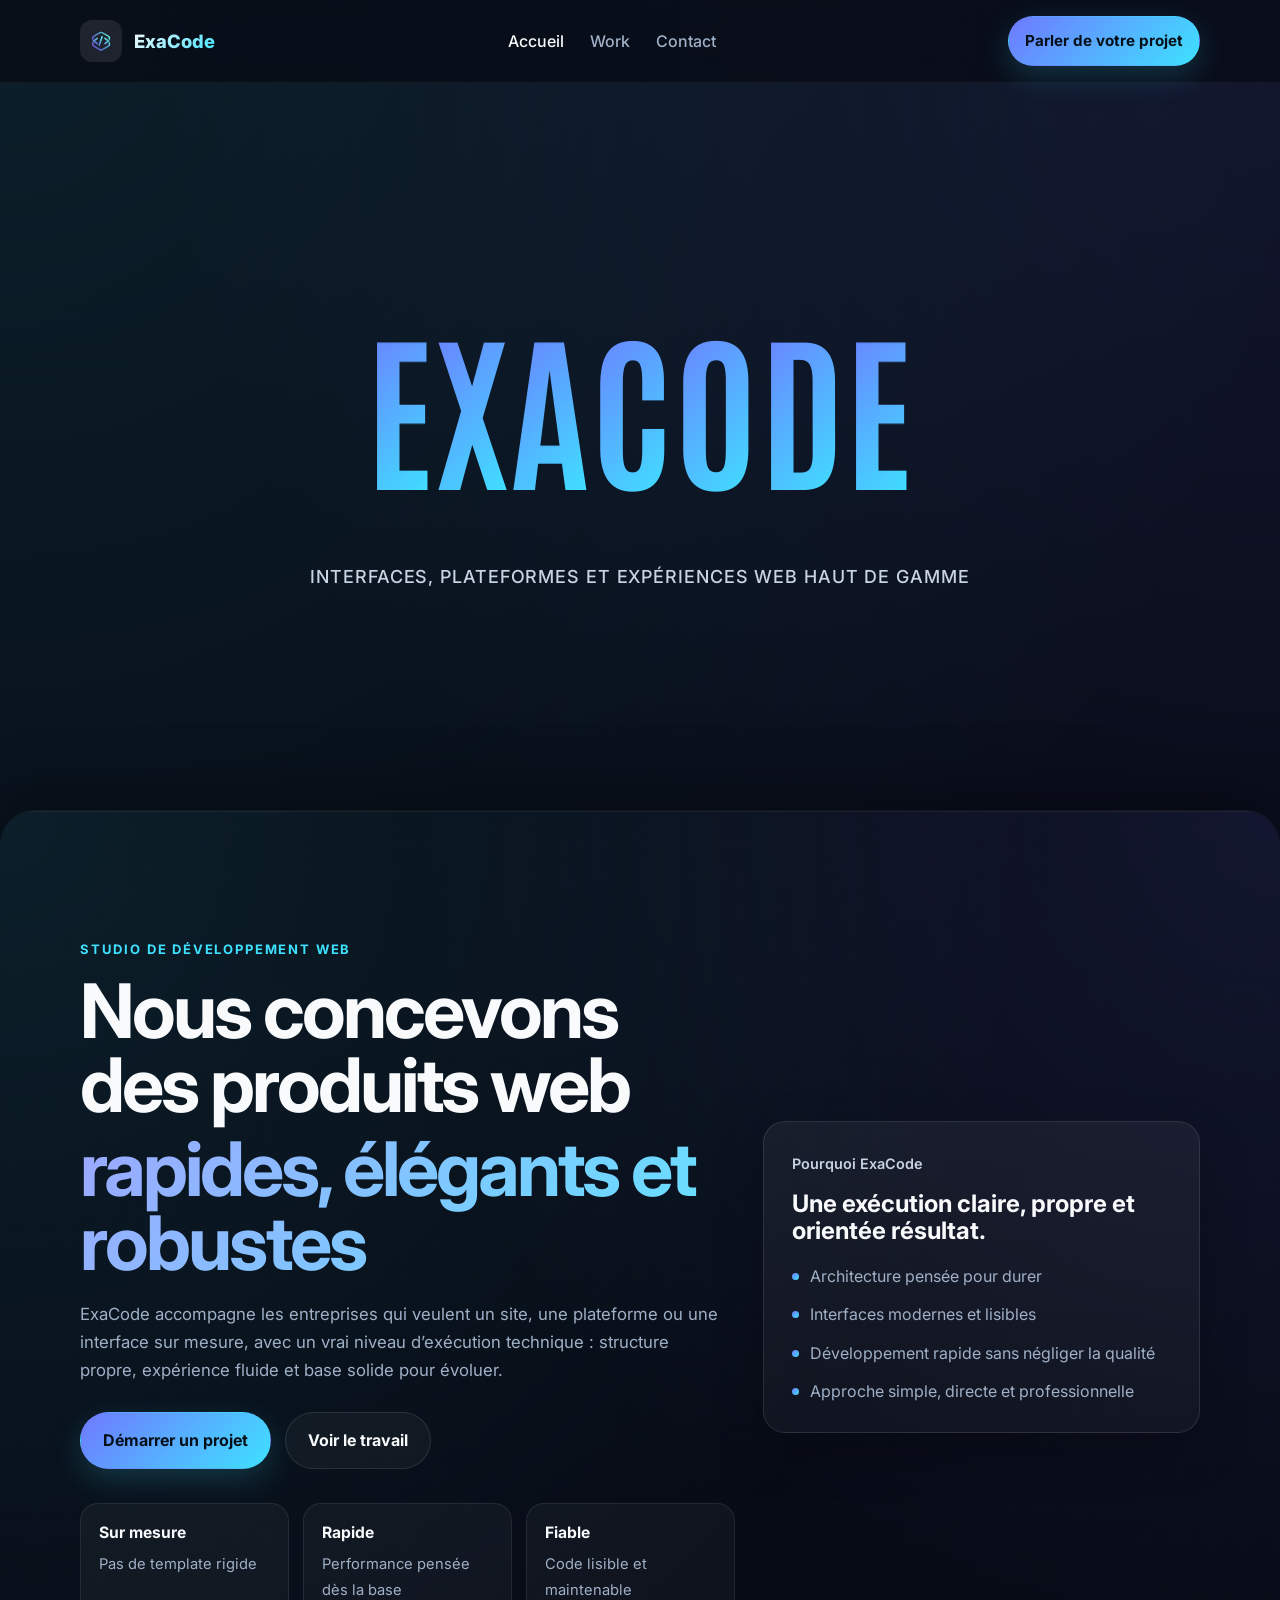
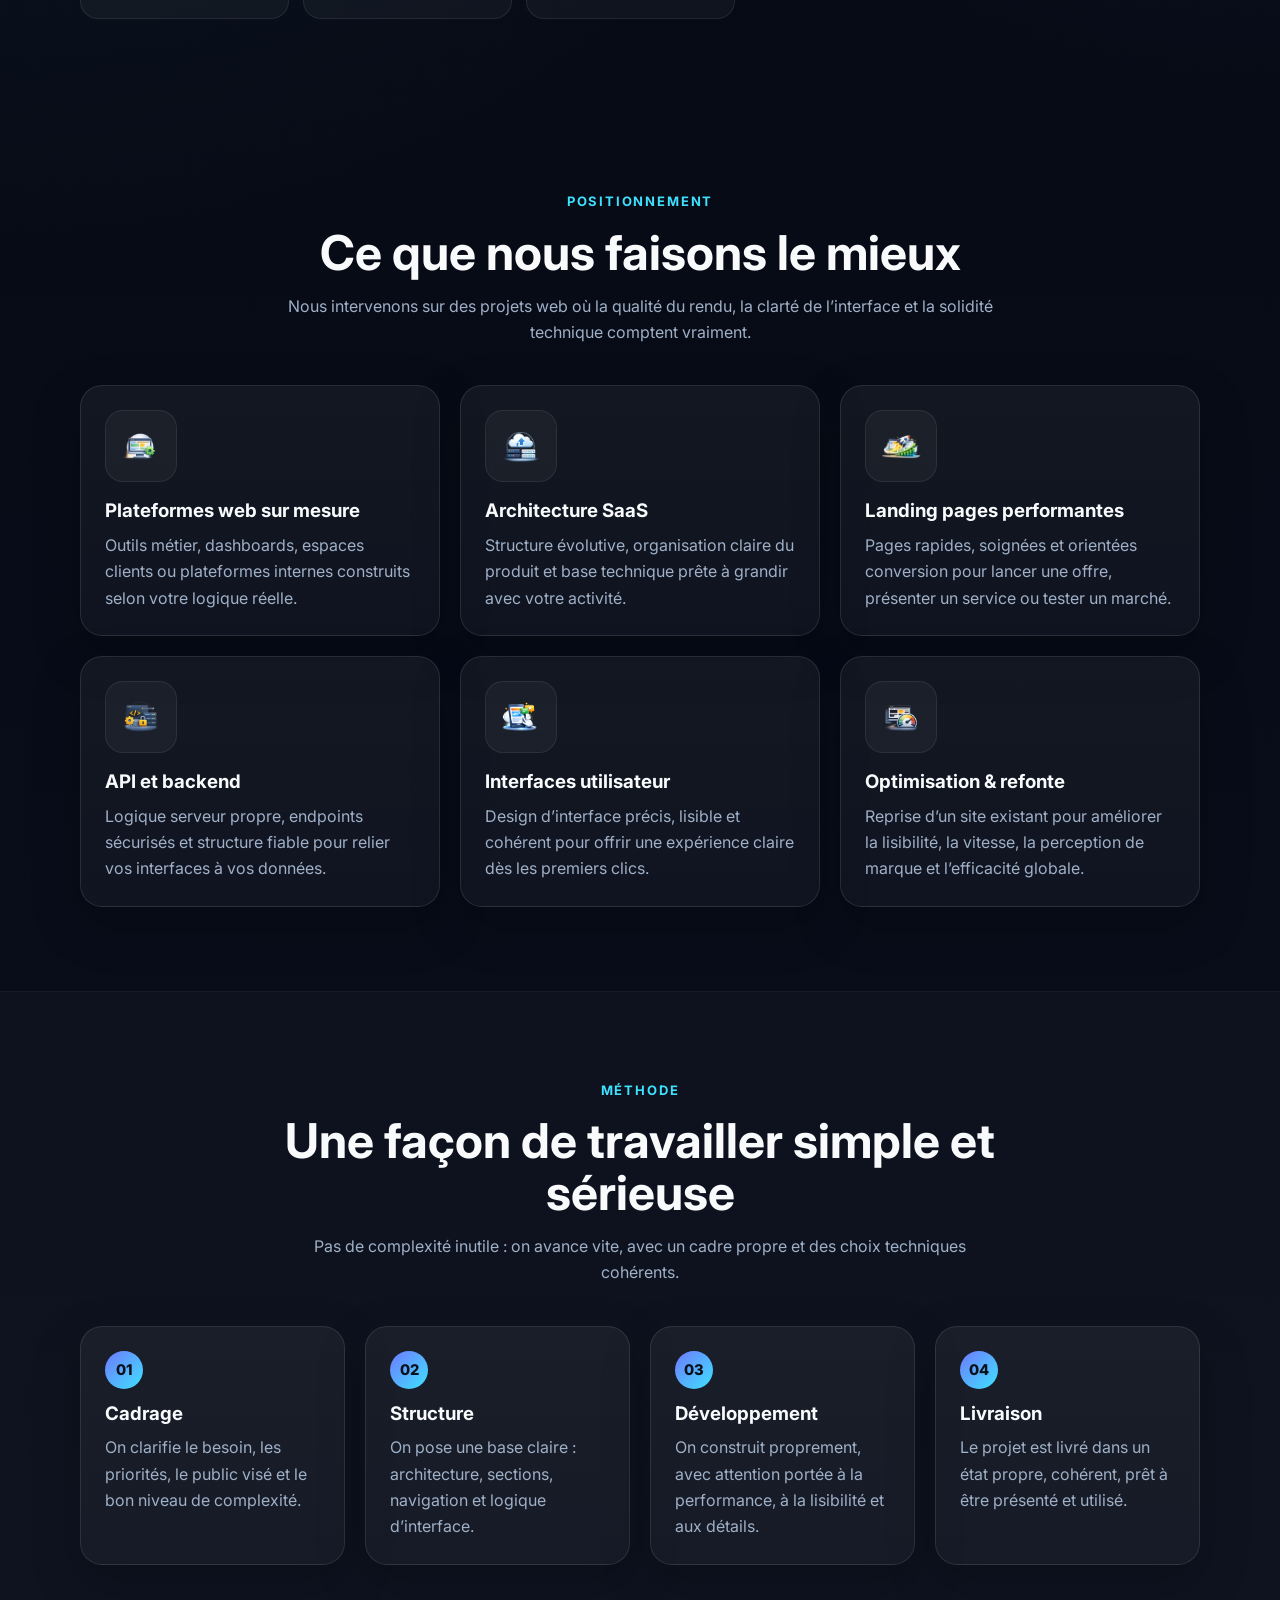
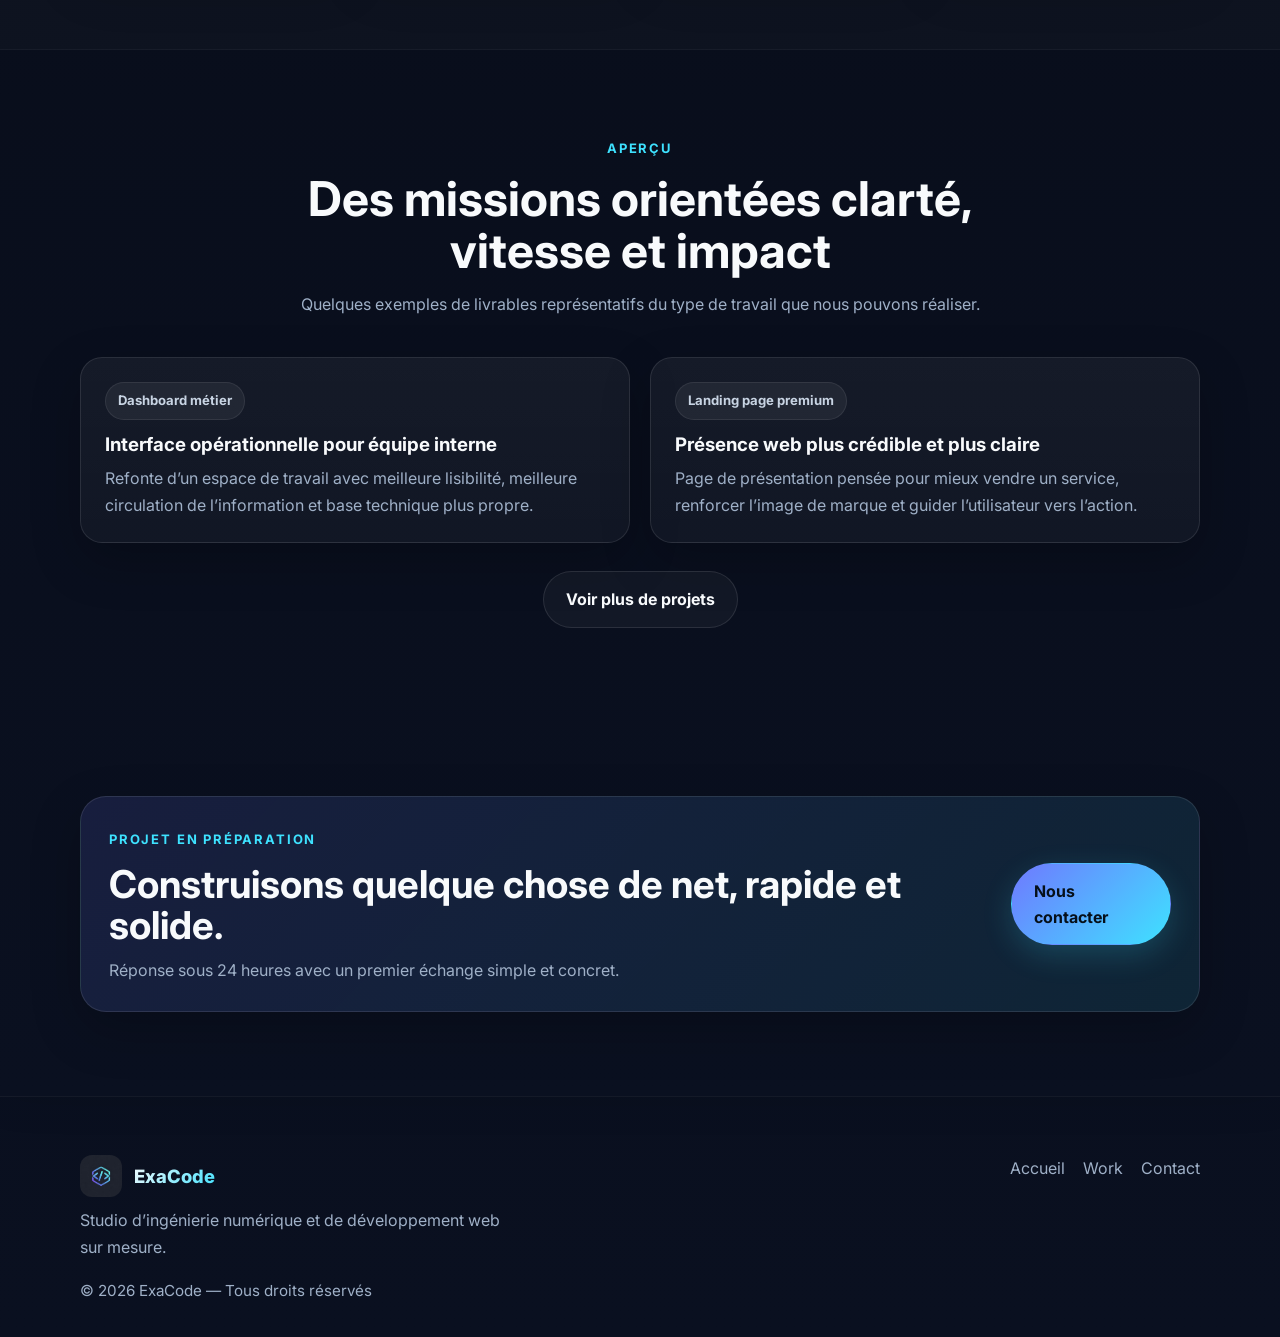
<file: index.html>
<!DOCTYPE html>
<html lang="fr">
<head>
  <meta charset="UTF-8">
  <meta name="viewport" content="width=device-width, initial-scale=1.0">
  <title>ExaCode — Développement web sur mesure</title>
  <meta name="description" content="ExaCode conçoit des sites, plateformes et interfaces web rapides, fiables et élégantes pour les entreprises exigeantes.">
  <link rel="icon" type="image/png" sizes="32x32" href="favicon-32.png">
  <link rel="shortcut icon" href="favicon-32.png">
  <link rel="preconnect" href="https://fonts.googleapis.com">
  <link rel="preconnect" href="https://fonts.gstatic.com" crossorigin>
  <link href="https://fonts.googleapis.com/css2?family=Antonio:wght@700&family=Inter:wght@400;500;600;700;800;900&display=swap" rel="stylesheet">
  <link rel="stylesheet" href="style.css"><style>
  .intro-splash{
    position: sticky;
    top: 82px;
    z-index: 1;
    min-height: calc(100vh - 82px);
    display: flex;
    align-items: center;
    justify-content: center;
    padding: 52px 0 132px;
    overflow-x: hidden;
    overflow-y: visible;
  }

  .intro-splash-inner{
    min-height: calc(100vh - 82px - 184px);
    display: flex;
    align-items: center;
    justify-content: center;
    overflow: visible;
  }

  .intro-content{
    display: flex;
    flex-direction: column;
    align-items: center;
    justify-content: center;
    overflow: visible;
  }

  .intro-word{
    display: inline-flex;
    align-items: center;
    justify-content: center;
    gap: 0;
    white-space: nowrap;
    text-align: center;
    line-height: 1;
    padding-bottom: 0.22em;
    overflow: visible;
  }

  .intro-word .letter{
    display: inline-block;
    font-family: "Antonio", sans-serif;
    font-size: clamp(5.9rem, 13.4vw, 14.4rem);
    line-height: 1.06;
    font-weight: 700;
    text-transform: uppercase;
    letter-spacing: 0.01em;

    background: linear-gradient(135deg, var(--primary), var(--secondary));
    -webkit-background-clip: text;
    -webkit-text-fill-color: transparent;
    background-clip: text;
    color: transparent;

    opacity: 0;
    will-change: transform, opacity, filter;
    animation-fill-mode: forwards;
  }

  .intro-word .from-left{
    animation: letterFromLeft 1.9s cubic-bezier(.22,1,.36,1) 0s forwards;
  }

  .intro-word .fade-in:nth-child(2){
    animation: letterFade 1.45s cubic-bezier(.22,1,.36,1) 0.45s forwards;
  }

  .intro-word .from-top{
    animation: letterFromTop 1.65s cubic-bezier(.22,1,.36,1) 0.25s forwards;
  }

  .intro-word .fade-in:nth-child(4){
    animation: letterFade 1.2s cubic-bezier(.22,1,.36,1) 0.7s forwards;
  }

  .intro-word .from-bottom{
    animation: letterFromBottom 1.55s cubic-bezier(.22,1,.36,1) 0.35s forwards;
  }

  .intro-word .fade-in:nth-child(6){
    animation: letterFade 1.05s cubic-bezier(.22,1,.36,1) 0.85s forwards;
  }

  .intro-word .from-right{
    animation: letterFromRight 1.8s cubic-bezier(.22,1,.36,1) 0.1s forwards;
  }

  .intro-subtitle{
    margin-top: 18px;
    max-width: 920px;
    text-align: center;
    font-size: clamp(1rem, 1.4vw, 1.18rem);
    line-height: 1.5;
    font-weight: 500;
    letter-spacing: 0.05em;
    text-transform: uppercase;
    color: var(--muted-strong);

    opacity: 0;
    transform: translateY(18px);
    filter: blur(6px);
    animation: subtitleRevealSlow 0.85s ease 2.45s forwards;
  }

  .site-content-shell{
    position: relative;
    z-index: 4;
    margin-top: -10vh;
    background:
      radial-gradient(circle at top left, rgba(62,226,255,0.10), transparent 28%),
      radial-gradient(circle at top right, rgba(111,121,255,0.12), transparent 24%),
      linear-gradient(180deg, #060912 0%, #0a1020 100%);
    border-top-left-radius: 34px;
    border-top-right-radius: 34px;
    box-shadow:
      0 -24px 60px rgba(0,0,0,0.28),
      0 -1px 0 rgba(255,255,255,0.05);
    overflow: hidden;
  }

  .site-content-shell::before{
    content: "";
    position: absolute;
    top: 0;
    left: 0;
    right: 0;
    height: 1px;
    background: rgba(255,255,255,0.06);
  }

  .site-content-shell .hero.section{
    padding-top: 124px;
  }

  /* Hover léger sur les bulles */
  .card,
  .panel-card,
  .proof-item,
  .contact-point,
  .cta-banner{
    transition:
      transform 0.22s ease,
      background 0.22s ease,
      box-shadow 0.22s ease,
      border-color 0.22s ease;
    transform-origin: center;
  }

  .card:hover,
  .panel-card:hover,
  .proof-item:hover,
  .contact-point:hover,
  .cta-banner:hover{
    transform: scale(1.012);
    background: rgba(255,255,255,0.065);
    border-color: rgba(255,255,255,0.14);
    box-shadow: 0 20px 55px rgba(0,0,0,0.26);
  }

  @keyframes letterFromLeft{
    0%{
      opacity: 0;
      transform: translateX(-38vw);
      filter: blur(6px);
    }
    60%{
      opacity: 1;
      filter: blur(2px);
    }
    100%{
      opacity: 1;
      transform: translateX(0);
      filter: blur(0);
    }
  }

  @keyframes letterFromRight{
    0%{
      opacity: 0;
      transform: translateX(38vw);
      filter: blur(6px);
    }
    60%{
      opacity: 1;
      filter: blur(2px);
    }
    100%{
      opacity: 1;
      transform: translateX(0);
      filter: blur(0);
    }
  }

  @keyframes letterFromTop{
    0%{
      opacity: 0;
      transform: translateY(-42vh);
      filter: blur(6px);
    }
    60%{
      opacity: 1;
      filter: blur(2px);
    }
    100%{
      opacity: 1;
      transform: translateY(0);
      filter: blur(0);
    }
  }

  @keyframes letterFromBottom{
    0%{
      opacity: 0;
      transform: translateY(42vh);
      filter: blur(6px);
    }
    60%{
      opacity: 1;
      filter: blur(2px);
    }
    100%{
      opacity: 1;
      transform: translateY(0);
      filter: blur(0);
    }
  }

  @keyframes letterFade{
    0%{
      opacity: 0;
      transform: scale(0.96);
      filter: blur(8px);
    }
    100%{
      opacity: 1;
      transform: scale(1);
      filter: blur(0);
    }
  }

  @keyframes subtitleRevealSlow{
    0%{
      opacity: 0;
      transform: translateY(18px);
      filter: blur(6px);
    }
    100%{
      opacity: 1;
      transform: translateY(0);
      filter: blur(0);
    }
  }

  @media (max-width: 1200px){
    .intro-word .letter{
      font-size: clamp(5.2rem, 12.6vw, 12rem);
    }
  }

  @media (max-width: 900px){
    .intro-splash{
      padding: 36px 0 94px;
    }

    .intro-splash-inner{
      min-height: calc(100vh - 82px - 130px);
    }

    .intro-word{
      padding-bottom: 0.18em;
    }

    .intro-word .letter{
      font-size: clamp(4.2rem, 12vw, 8.8rem);
      line-height: 1.04;
    }

    .intro-subtitle{
      margin-top: 16px;
      max-width: 720px;
      font-size: 0.96rem;
      letter-spacing: 0.04em;
      animation-delay: 2.3s;
    }
  }

  @media (max-width: 780px){
    .intro-splash{
      top: 74px;
      min-height: calc(100vh - 74px);
      padding: 26px 0 74px;
    }

    .intro-splash-inner{
      min-height: calc(100vh - 74px - 100px);
    }

    .intro-word{
      padding-bottom: 0.16em;
    }

    .intro-word .letter{
      font-size: clamp(3rem, 12vw, 6rem);
      line-height: 1.04;
    }

    .intro-subtitle{
      padding: 0 14px;
      font-size: 0.88rem;
      line-height: 1.45;
      animation-delay: 2.2s;
    }

    .site-content-shell{
      margin-top: -7vh;
      border-top-left-radius: 26px;
      border-top-right-radius: 26px;
    }

    .site-content-shell .hero.section{
      padding-top: 102px;
    }

    @keyframes letterFromLeft{
      0%{
        opacity: 0;
        transform: translateX(-48vw);
        filter: blur(6px);
      }
      60%{
        opacity: 1;
        filter: blur(2px);
      }
      100%{
        opacity: 1;
        transform: translateX(0);
        filter: blur(0);
      }
    }

    @keyframes letterFromRight{
      0%{
        opacity: 0;
        transform: translateX(48vw);
        filter: blur(6px);
      }
      60%{
        opacity: 1;
        filter: blur(2px);
      }
      100%{
        opacity: 1;
        transform: translateX(0);
        filter: blur(0);
      }
    }

    @keyframes letterFromTop{
      0%{
        opacity: 0;
        transform: translateY(-30vh);
        filter: blur(6px);
      }
      60%{
        opacity: 1;
        filter: blur(2px);
      }
      100%{
        opacity: 1;
        transform: translateY(0);
        filter: blur(0);
      }
    }

    @keyframes letterFromBottom{
      0%{
        opacity: 0;
        transform: translateY(30vh);
        filter: blur(6px);
      }
      60%{
        opacity: 1;
        filter: blur(2px);
      }
      100%{
        opacity: 1;
        transform: translateY(0);
        filter: blur(0);
      }
    }
  }

  @media (prefers-reduced-motion: reduce){
    .intro-word .letter,
    .intro-subtitle{
      animation: none;
      opacity: 1;
      transform: none;
      filter: none;
    }

    .card,
    .panel-card,
    .proof-item,
    .contact-point,
    .cta-banner{
      transition: none;
    }

    .card:hover,
    .panel-card:hover,
    .proof-item:hover,
    .contact-point:hover,
    .cta-banner:hover{
      transform: none;
    }
  }
</style>
</head>
<body>

  <header class="site-header">
    <div class="container header-inner">
      <a class="brand" href="index.html" aria-label="Accueil ExaCode">
        <img src="logo.png" alt="Logo ExaCode">
        <span>ExaCode</span>
      </a>

      <nav class="nav" aria-label="Navigation principale">
        <a href="index.html" class="active">Accueil</a>
        <a href="work.html">Work</a>
        <a href="contact.html">Contact</a>
      </nav>

      <a class="btn btn-sm btn-primary desktop-cta" href="contact.html">Parler de votre projet</a>
    </div>
  </header>

  <section class="intro-splash" aria-label="Introduction ExaCode">
  <div class="container intro-splash-inner">
    <div class="intro-content">
      <div class="intro-word" aria-label="EXACODE">
        <span class="letter from-left">E</span>
        <span class="letter fade-in">X</span>
        <span class="letter from-top">A</span>
        <span class="letter fade-in">C</span>
        <span class="letter from-bottom">O</span>
        <span class="letter fade-in">D</span>
        <span class="letter from-right">E</span>
      </div>

      <p class="intro-subtitle">
        Interfaces, plateformes et expériences web haut de gamme
      </p>
    </div>
  </div>
</section>

  <main class="site-content-shell">
    <section class="hero section">
      <div class="container hero-grid">
        <div class="hero-copy">
          <span class="eyebrow">Studio de développement web</span>

          <h1>
            Nous concevons des produits web
            <span>rapides, élégants et robustes</span>
          </h1>

          <p class="hero-text">
            ExaCode accompagne les entreprises qui veulent un site, une plateforme
            ou une interface sur mesure, avec un vrai niveau d’exécution technique :
            structure propre, expérience fluide et base solide pour évoluer.
          </p>

          <div class="hero-actions">
            <a class="btn btn-primary" href="contact.html">Démarrer un projet</a>
            <a class="btn btn-secondary" href="work.html">Voir le travail</a>
          </div>

          <div class="hero-proof">
            <div class="proof-item">
              <strong>Sur mesure</strong>
              <span>Pas de template rigide</span>
            </div>
            <div class="proof-item">
              <strong>Rapide</strong>
              <span>Performance pensée dès la base</span>
            </div>
            <div class="proof-item">
              <strong>Fiable</strong>
              <span>Code lisible et maintenable</span>
            </div>
          </div>
        </div>

        <aside class="hero-panel">
          <div class="panel-card">
            <span class="panel-kicker">Pourquoi ExaCode</span>
            <h2>Une exécution claire, propre et orientée résultat.</h2>

            <ul class="panel-list">
              <li>Architecture pensée pour durer</li>
              <li>Interfaces modernes et lisibles</li>
              <li>Développement rapide sans négliger la qualité</li>
              <li>Approche simple, directe et professionnelle</li>
            </ul>
          </div>
        </aside>
      </div>
    </section>

    <section class="section">
      <div class="container">
        <div class="section-head">
          <span class="eyebrow">Positionnement</span>
          <h2>Ce que nous faisons le mieux</h2>
          <p>
            Nous intervenons sur des projets web où la qualité du rendu,
            la clarté de l’interface et la solidité technique comptent vraiment.
          </p>
        </div>

        <div class="service-grid">
          <article class="card service-card">
            <div class="service-icon">
              <img src="image 4.png" alt="Icône plateformes web">
            </div>
            <h3>Plateformes web sur mesure</h3>
            <p>
              Outils métier, dashboards, espaces clients ou plateformes internes
              construits selon votre logique réelle.
            </p>
          </article>

          <article class="card service-card">
            <div class="service-icon">
              <img src="image 5.png" alt="Icône SaaS">
            </div>
            <h3>Architecture SaaS</h3>
            <p>
              Structure évolutive, organisation claire du produit et base technique
              prête à grandir avec votre activité.
            </p>
          </article>

          <article class="card service-card">
            <div class="service-icon">
              <img src="image 6.png" alt="Icône landing page">
            </div>
            <h3>Landing pages performantes</h3>
            <p>
              Pages rapides, soignées et orientées conversion pour lancer une offre,
              présenter un service ou tester un marché.
            </p>
          </article>

          <article class="card service-card">
            <div class="service-icon">
              <img src="image 3.png" alt="Icône backend">
            </div>
            <h3>API et backend</h3>
            <p>
              Logique serveur propre, endpoints sécurisés et structure fiable
              pour relier vos interfaces à vos données.
            </p>
          </article>

          <article class="card service-card">
            <div class="service-icon">
              <img src="image 8.png" alt="Icône interface utilisateur">
            </div>
            <h3>Interfaces utilisateur</h3>
            <p>
              Design d’interface précis, lisible et cohérent pour offrir une
              expérience claire dès les premiers clics.
            </p>
          </article>

          <article class="card service-card">
            <div class="service-icon">
              <img src="image 2.png" alt="Icône optimisation">
            </div>
            <h3>Optimisation & refonte</h3>
            <p>
              Reprise d’un site existant pour améliorer la lisibilité, la vitesse,
              la perception de marque et l’efficacité globale.
            </p>
          </article>
        </div>
      </div>
    </section>

    <section class="section section-soft">
      <div class="container">
        <div class="section-head">
          <span class="eyebrow">Méthode</span>
          <h2>Une façon de travailler simple et sérieuse</h2>
          <p>
            Pas de complexité inutile : on avance vite, avec un cadre propre
            et des choix techniques cohérents.
          </p>
        </div>

        <div class="process-grid">
          <article class="card process-card">
            <span class="step">01</span>
            <h3>Cadrage</h3>
            <p>On clarifie le besoin, les priorités, le public visé et le bon niveau de complexité.</p>
          </article>

          <article class="card process-card">
            <span class="step">02</span>
            <h3>Structure</h3>
            <p>On pose une base claire : architecture, sections, navigation et logique d’interface.</p>
          </article>

          <article class="card process-card">
            <span class="step">03</span>
            <h3>Développement</h3>
            <p>On construit proprement, avec attention portée à la performance, à la lisibilité et aux détails.</p>
          </article>

          <article class="card process-card">
            <span class="step">04</span>
            <h3>Livraison</h3>
            <p>Le projet est livré dans un état propre, cohérent, prêt à être présenté et utilisé.</p>
          </article>
        </div>
      </div>
    </section>

    <section class="section">
      <div class="container">
        <div class="section-head">
          <span class="eyebrow">Aperçu</span>
          <h2>Des missions orientées clarté, vitesse et impact</h2>
          <p>
            Quelques exemples de livrables représentatifs du type de travail
            que nous pouvons réaliser.
          </p>
        </div>

        <div class="project-preview-grid">
          <article class="card project-preview">
            <span class="tag">Dashboard métier</span>
            <h3>Interface opérationnelle pour équipe interne</h3>
            <p>
              Refonte d’un espace de travail avec meilleure lisibilité,
              meilleure circulation de l’information et base technique plus propre.
            </p>
          </article>

          <article class="card project-preview">
            <span class="tag">Landing page premium</span>
            <h3>Présence web plus crédible et plus claire</h3>
            <p>
              Page de présentation pensée pour mieux vendre un service,
              renforcer l’image de marque et guider l’utilisateur vers l’action.
            </p>
          </article>
        </div>

        <div class="center">
          <a class="btn btn-secondary" href="work.html">Voir plus de projets</a>
        </div>
      </div>
    </section>

    <section class="section">
      <div class="container">
        <div class="cta-banner">
          <div>
            <span class="eyebrow">Projet en préparation</span>
            <h2>Construisons quelque chose de net, rapide et solide.</h2>
            <p>Réponse sous 24 heures avec un premier échange simple et concret.</p>
          </div>

          <a class="btn btn-primary" href="contact.html">Nous contacter</a>
        </div>
      </div>
    </section>
  </main>

  <footer class="site-footer">
    <div class="container footer-inner">
      <div>
        <a class="brand footer-brand" href="index.html">
          <img src="logo.png" alt="Logo ExaCode">
          <span>ExaCode</span>
        </a>
        <p class="footer-text">Studio d’ingénierie numérique et de développement web sur mesure.</p>
      </div>

      <div class="footer-links">
        <a href="index.html">Accueil</a>
        <a href="work.html">Work</a>
        <a href="contact.html">Contact</a>
      </div>
    </div>

    <div class="container footer-bottom">
      <p>© 2026 ExaCode — Tous droits réservés</p>
    </div>
  </footer>

</body>
</html>
</file>
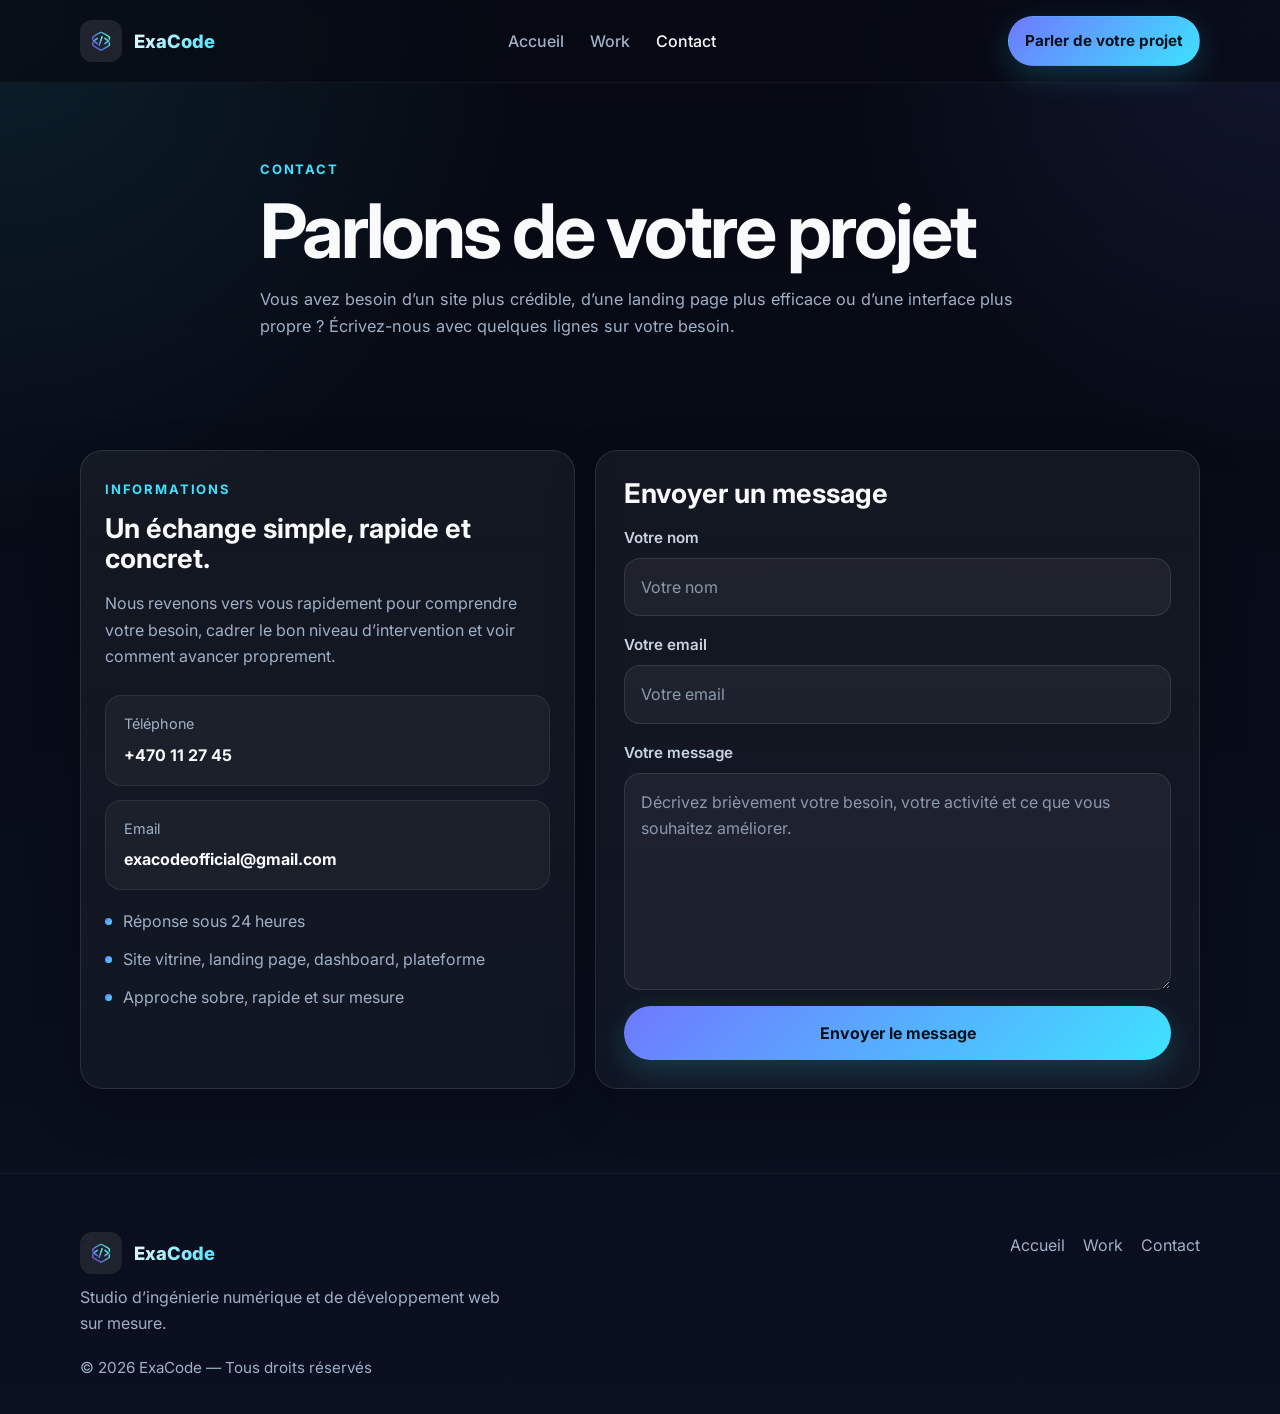
<file: contact.html>
<!DOCTYPE html>
<html lang="fr">
<head>
  <meta charset="UTF-8">
  <meta name="viewport" content="width=device-width, initial-scale=1.0">
  <title>Contact — ExaCode</title>
  <meta name="description" content="Contactez ExaCode pour discuter d’un site, d’une landing page, d’une plateforme web ou d’une refonte d’interface.">
  <link rel="icon" type="image/png" sizes="32x32" href="favicon-32.png">
  <link rel="shortcut icon" href="favicon-32.png">
  <link rel="preconnect" href="https://fonts.googleapis.com">
  <link rel="preconnect" href="https://fonts.gstatic.com" crossorigin>
  <link href="https://fonts.googleapis.com/css2?family=Inter:wght@400;500;600;700;800;900&display=swap" rel="stylesheet">
  <link rel="stylesheet" href="style.css">
</head>
<body>

  <header class="site-header">
    <div class="container header-inner">
      <a class="brand" href="index.html" aria-label="Accueil ExaCode">
        <img src="logo.png" alt="Logo ExaCode">
        <span>ExaCode</span>
      </a>

      <nav class="nav" aria-label="Navigation principale">
        <a href="index.html">Accueil</a>
        <a href="work.html">Work</a>
        <a href="contact.html" class="active">Contact</a>
      </nav>

      <a class="btn btn-sm btn-primary desktop-cta" href="contact.html">Parler de votre projet</a>
    </div>
  </header>

  <main>
    <section class="section page-hero">
      <div class="container narrow">
        <span class="eyebrow">Contact</span>
        <h1>Parlons de votre projet</h1>
        <p class="page-intro">
          Vous avez besoin d’un site plus crédible, d’une landing page plus efficace
          ou d’une interface plus propre ? Écrivez-nous avec quelques lignes sur votre besoin.
        </p>
      </div>
    </section>

    <section class="section">
      <div class="container">
        <div class="contact-layout">
          <aside class="card contact-info">
            <span class="eyebrow">Informations</span>
            <h2>Un échange simple, rapide et concret.</h2>

            <p>
              Nous revenons vers vous rapidement pour comprendre votre besoin,
              cadrer le bon niveau d’intervention et voir comment avancer proprement.
            </p>

            <div class="contact-points">
              <a href="tel:+470112745" class="contact-point">
                <span class="contact-label">Téléphone</span>
                <strong>+470 11 27 45</strong>
              </a>

              <a href="mailto:exacodeofficial@gmail.com" class="contact-point">
                <span class="contact-label">Email</span>
                <strong>exacodeofficial@gmail.com</strong>
              </a>
            </div>

            <ul class="panel-list compact">
              <li>Réponse sous 24 heures</li>
              <li>Site vitrine, landing page, dashboard, plateforme</li>
              <li>Approche sobre, rapide et sur mesure</li>
            </ul>
          </aside>

          <div class="card form-card">
            <h2>Envoyer un message</h2>

            <form action="https://formspree.io/f/myknzyky" method="POST" class="contact-form">
              <label>
                <span>Votre nom</span>
                <input type="text" name="name" placeholder="Votre nom" required>
              </label>

              <label>
                <span>Votre email</span>
                <input type="email" name="email" placeholder="Votre email" required>
              </label>

              <label>
                <span>Votre message</span>
                <textarea name="message" rows="7" placeholder="Décrivez brièvement votre besoin, votre activité et ce que vous souhaitez améliorer." required></textarea>
              </label>

              <button type="submit" class="btn btn-primary btn-submit">Envoyer le message</button>
            </form>
          </div>
        </div>
      </div>
    </section>
  </main>

  <footer class="site-footer">
    <div class="container footer-inner">
      <div>
        <a class="brand footer-brand" href="index.html">
          <img src="logo.png" alt="Logo ExaCode">
          <span>ExaCode</span>
        </a>
        <p class="footer-text">Studio d’ingénierie numérique et de développement web sur mesure.</p>
      </div>

      <div class="footer-links">
        <a href="index.html">Accueil</a>
        <a href="work.html">Work</a>
        <a href="contact.html">Contact</a>
      </div>
    </div>

    <div class="container footer-bottom">
      <p>© 2026 ExaCode — Tous droits réservés</p>
    </div>
  </footer>

</body>
</html>
</file>
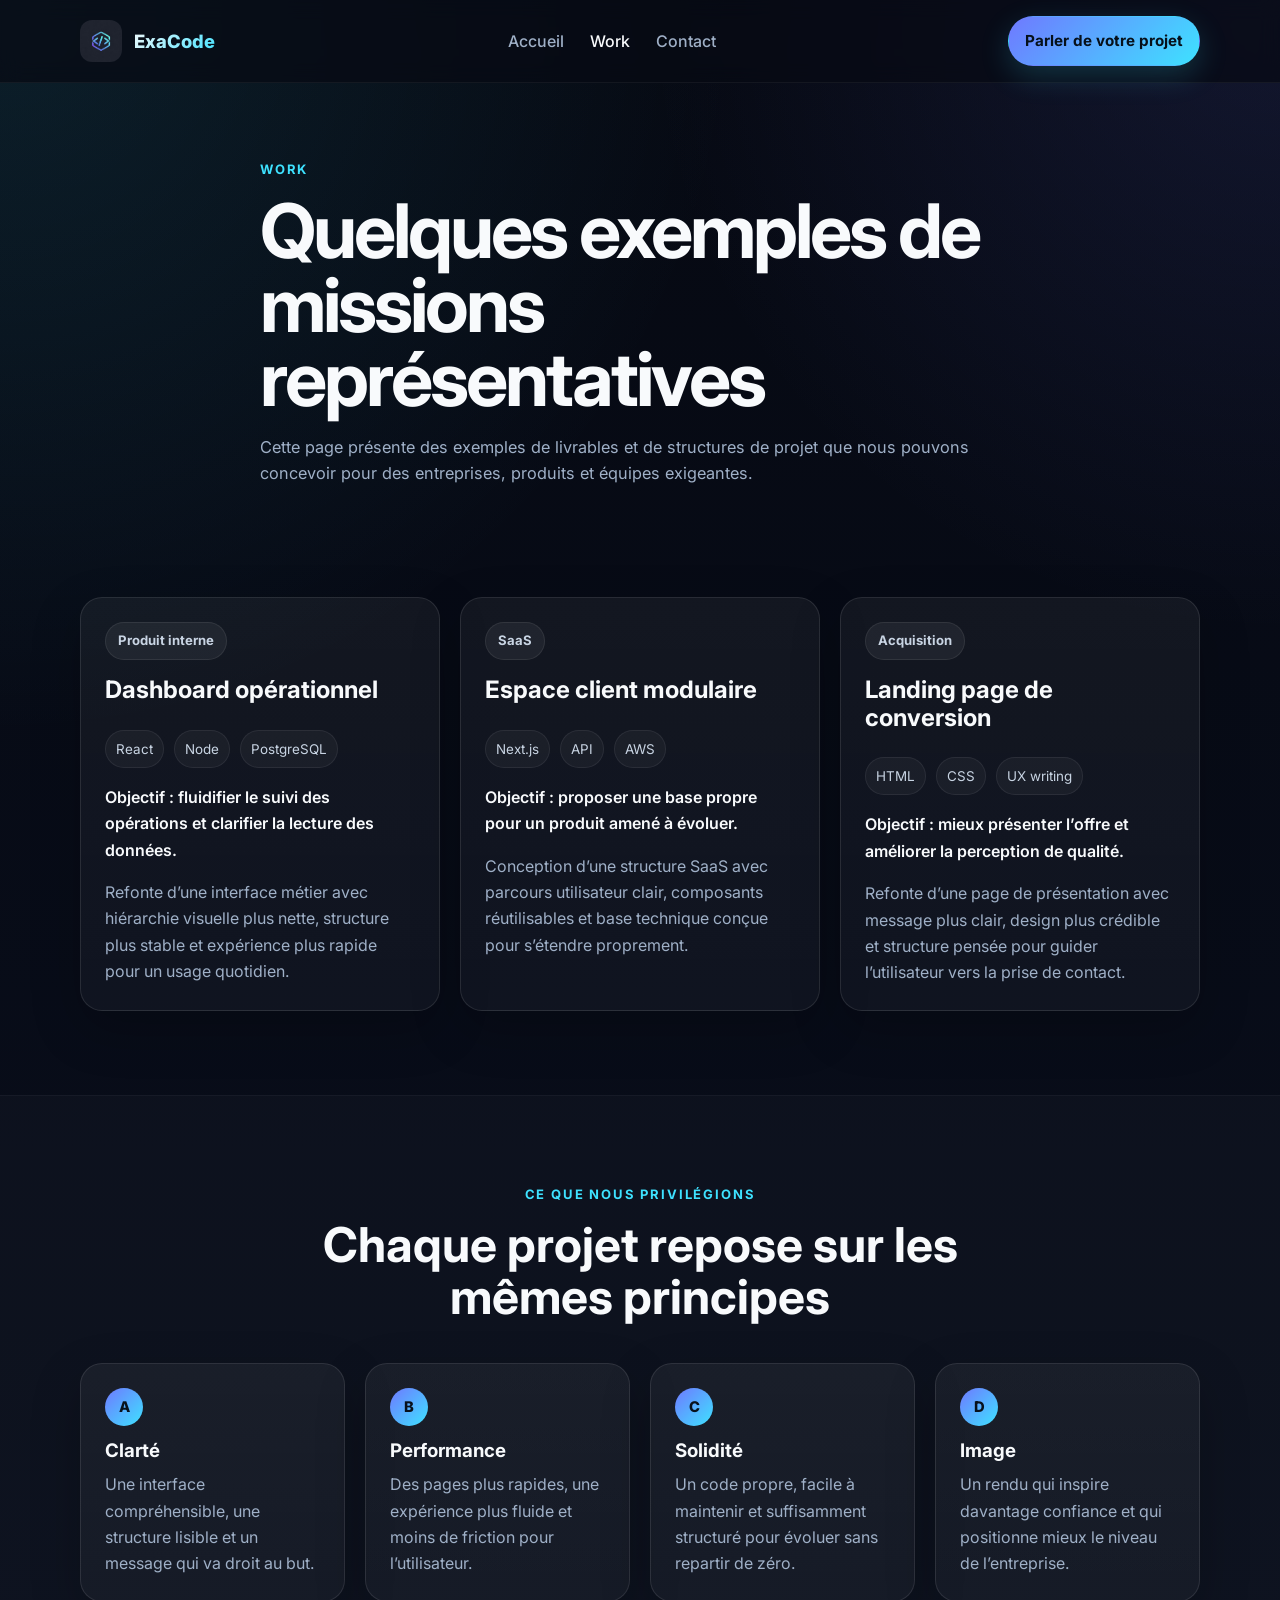
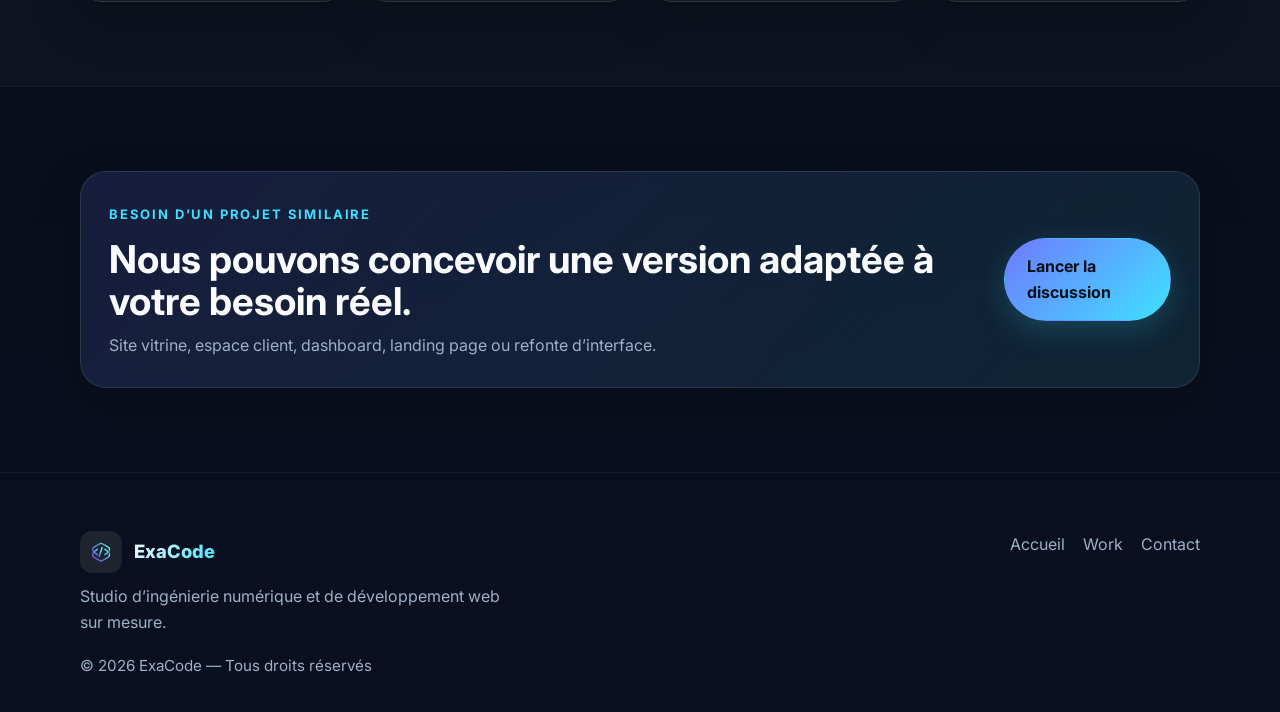
<file: work.html>
<!DOCTYPE html>
<html lang="fr">
<head>
  <meta charset="UTF-8">
  <meta name="viewport" content="width=device-width, initial-scale=1.0">
  <title>Work — ExaCode</title>
  <meta name="description" content="Découvrez des exemples de missions ExaCode : dashboards, plateformes, pages de présentation et expériences web conçues avec précision.">
  <link rel="icon" type="image/png" sizes="32x32" href="favicon-32.png">
  <link rel="shortcut icon" href="favicon-32.png">
  <link rel="preconnect" href="https://fonts.googleapis.com">
  <link rel="preconnect" href="https://fonts.gstatic.com" crossorigin>
  <link href="https://fonts.googleapis.com/css2?family=Inter:wght@400;500;600;700;800;900&display=swap" rel="stylesheet">
  <link rel="stylesheet" href="style.css">
</head>
<body>

  <header class="site-header">
    <div class="container header-inner">
      <a class="brand" href="index.html" aria-label="Accueil ExaCode">
        <img src="logo.png" alt="Logo ExaCode">
        <span>ExaCode</span>
      </a>

      <nav class="nav" aria-label="Navigation principale">
        <a href="index.html">Accueil</a>
        <a href="work.html" class="active">Work</a>
        <a href="contact.html">Contact</a>
      </nav>

      <a class="btn btn-sm btn-primary desktop-cta" href="contact.html">Parler de votre projet</a>
    </div>
  </header>

  <main>
    <section class="section page-hero">
      <div class="container narrow">
        <span class="eyebrow">Work</span>
        <h1>Quelques exemples de missions représentatives</h1>
        <p class="page-intro">
          Cette page présente des exemples de livrables et de structures de projet
          que nous pouvons concevoir pour des entreprises, produits et équipes exigeantes.
        </p>
      </div>
    </section>

    <section class="section">
      <div class="container">
        <div class="work-grid">
          <article class="card work-card">
            <div class="work-top">
              <span class="tag">Produit interne</span>
              <h2>Dashboard opérationnel</h2>
            </div>

            <div class="work-meta">
              <span>React</span>
              <span>Node</span>
              <span>PostgreSQL</span>
            </div>

            <p class="work-highlight">Objectif : fluidifier le suivi des opérations et clarifier la lecture des données.</p>

            <p>
              Refonte d’une interface métier avec hiérarchie visuelle plus nette,
              structure plus stable et expérience plus rapide pour un usage quotidien.
            </p>
          </article>

          <article class="card work-card">
            <div class="work-top">
              <span class="tag">SaaS</span>
              <h2>Espace client modulaire</h2>
            </div>

            <div class="work-meta">
              <span>Next.js</span>
              <span>API</span>
              <span>AWS</span>
            </div>

            <p class="work-highlight">Objectif : proposer une base propre pour un produit amené à évoluer.</p>

            <p>
              Conception d’une structure SaaS avec parcours utilisateur clair,
              composants réutilisables et base technique conçue pour s’étendre proprement.
            </p>
          </article>

          <article class="card work-card">
            <div class="work-top">
              <span class="tag">Acquisition</span>
              <h2>Landing page de conversion</h2>
            </div>

            <div class="work-meta">
              <span>HTML</span>
              <span>CSS</span>
              <span>UX writing</span>
            </div>

            <p class="work-highlight">Objectif : mieux présenter l’offre et améliorer la perception de qualité.</p>

            <p>
              Refonte d’une page de présentation avec message plus clair,
              design plus crédible et structure pensée pour guider l’utilisateur vers la prise de contact.
            </p>
          </article>
        </div>
      </div>
    </section>

    <section class="section section-soft">
      <div class="container">
        <div class="section-head">
          <span class="eyebrow">Ce que nous privilégions</span>
          <h2>Chaque projet repose sur les mêmes principes</h2>
        </div>

        <div class="process-grid">
          <article class="card process-card">
            <span class="step">A</span>
            <h3>Clarté</h3>
            <p>Une interface compréhensible, une structure lisible et un message qui va droit au but.</p>
          </article>

          <article class="card process-card">
            <span class="step">B</span>
            <h3>Performance</h3>
            <p>Des pages plus rapides, une expérience plus fluide et moins de friction pour l’utilisateur.</p>
          </article>

          <article class="card process-card">
            <span class="step">C</span>
            <h3>Solidité</h3>
            <p>Un code propre, facile à maintenir et suffisamment structuré pour évoluer sans repartir de zéro.</p>
          </article>

          <article class="card process-card">
            <span class="step">D</span>
            <h3>Image</h3>
            <p>Un rendu qui inspire davantage confiance et qui positionne mieux le niveau de l’entreprise.</p>
          </article>
        </div>
      </div>
    </section>

    <section class="section">
      <div class="container">
        <div class="cta-banner">
          <div>
            <span class="eyebrow">Besoin d’un projet similaire</span>
            <h2>Nous pouvons concevoir une version adaptée à votre besoin réel.</h2>
            <p>Site vitrine, espace client, dashboard, landing page ou refonte d’interface.</p>
          </div>

          <a class="btn btn-primary" href="contact.html">Lancer la discussion</a>
        </div>
      </div>
    </section>
  </main>

  <footer class="site-footer">
    <div class="container footer-inner">
      <div>
        <a class="brand footer-brand" href="index.html">
          <img src="logo.png" alt="Logo ExaCode">
          <span>ExaCode</span>
        </a>
        <p class="footer-text">Studio d’ingénierie numérique et de développement web sur mesure.</p>
      </div>

      <div class="footer-links">
        <a href="index.html">Accueil</a>
        <a href="work.html">Work</a>
        <a href="contact.html">Contact</a>
      </div>
    </div>

    <div class="container footer-bottom">
      <p>© 2026 ExaCode — Tous droits réservés</p>
    </div>
  </footer>

</body>
</html>
</file>
<file: style.css>
:root{
  --bg: #070b14;
  --bg-soft: #0d1322;
  --surface: rgba(255,255,255,0.05);
  --surface-strong: rgba(255,255,255,0.08);
  --border: rgba(255,255,255,0.10);
  --text: #f8fafc;
  --muted: #9fb0c7;
  --muted-strong: #c8d4e3;
  --primary: #6f79ff;
  --secondary: #3ee2ff;
  --shadow: 0 18px 50px rgba(0,0,0,0.22);
  --radius: 22px;
  --radius-sm: 14px;
  --container: 1120px;
}

*{
  margin: 0;
  padding: 0;
  box-sizing: border-box;
}

html{
  scroll-behavior: smooth;
}

body{
  font-family: "Inter", sans-serif;
  color: var(--text);
  background:
    radial-gradient(circle at top left, rgba(62,226,255,0.10), transparent 28%),
    radial-gradient(circle at top right, rgba(111,121,255,0.12), transparent 24%),
    linear-gradient(180deg, #060912 0%, #0a1020 100%);
  line-height: 1.65;
}

img{
  max-width: 100%;
  display: block;
}

a{
  color: inherit;
  text-decoration: none;
}

button,
input,
textarea{
  font: inherit;
}

.container{
  width: min(var(--container), calc(100% - 40px));
  margin: 0 auto;
}

.section{
  padding: 84px 0;
}

.section-soft{
  background: rgba(255,255,255,0.02);
  border-top: 1px solid rgba(255,255,255,0.04);
  border-bottom: 1px solid rgba(255,255,255,0.04);
}

.narrow{
  max-width: 760px;
}

.center{
  text-align: center;
  margin-top: 28px;
}

.eyebrow{
  display: inline-block;
  margin-bottom: 14px;
  font-size: 13px;
  font-weight: 700;
  letter-spacing: 0.14em;
  text-transform: uppercase;
  color: var(--secondary);
}

.section-head{
  max-width: 720px;
  margin: 0 auto 40px;
  text-align: center;
}

.section-head h2{
  font-size: clamp(2rem, 4vw, 3rem);
  line-height: 1.08;
  margin-bottom: 14px;
}

.section-head p,
.page-intro,
.hero-text,
.card p,
.footer-text,
.cta-banner p{
  color: var(--muted);
}

.site-header{
  position: sticky;
  top: 0;
  z-index: 50;
  background: rgba(7,11,20,0.72);
  backdrop-filter: blur(10px);
  border-bottom: 1px solid rgba(255,255,255,0.05);
}

.header-inner{
  min-height: 82px;
  display: flex;
  align-items: center;
  justify-content: space-between;
  gap: 20px;
}

.brand{
  display: inline-flex;
  align-items: center;
  gap: 12px;
  font-weight: 800;
  font-size: 1.15rem;
}

.brand img{
  width: 42px;
  height: 42px;
  border-radius: 12px;
  object-fit: cover;
}

.brand span{
  background: linear-gradient(135deg, var(--text), var(--secondary));
  -webkit-background-clip: text;
  -webkit-text-fill-color: transparent;
}

.nav{
  display: flex;
  align-items: center;
  gap: 26px;
}

.nav a{
  color: var(--muted);
  font-weight: 500;
  transition: color 0.2s ease;
}

.nav a:hover,
.nav a.active{
  color: var(--text);
}

.btn{
  display: inline-flex;
  align-items: center;
  justify-content: center;
  border: 1px solid transparent;
  border-radius: 999px;
  padding: 14px 22px;
  font-weight: 700;
  transition: transform 0.2s ease, box-shadow 0.2s ease, background 0.2s ease, border-color 0.2s ease;
  cursor: pointer;
}

.btn:hover{
  transform: translateY(-1px);
}

.btn-primary{
  color: #06101a;
  background: linear-gradient(135deg, var(--primary), var(--secondary));
  box-shadow: 0 10px 30px rgba(62,226,255,0.18);
}

.btn-secondary{
  background: rgba(255,255,255,0.04);
  color: var(--text);
  border-color: rgba(255,255,255,0.10);
}

.btn-secondary:hover{
  background: rgba(255,255,255,0.07);
}

.btn-sm{
  padding: 11px 16px;
  font-size: 0.95rem;
}

.hero{
  padding-top: 68px;
}

.hero-grid{
  display: grid;
  grid-template-columns: 1.2fr 0.8fr;
  gap: 28px;
  align-items: center;
}

.hero-copy h1,
.page-hero h1{
  font-size: clamp(2.6rem, 6vw, 4.7rem);
  line-height: 0.98;
  letter-spacing: -0.04em;
}

.hero-copy h1 span{
  display: block;
  margin-top: 10px;
  background: linear-gradient(135deg, #9da7ff, #61e7ff);
  -webkit-background-clip: text;
  -webkit-text-fill-color: transparent;
}

.hero-text{
  max-width: 650px;
  font-size: 1.05rem;
  margin-top: 22px;
}

.hero-actions{
  display: flex;
  flex-wrap: wrap;
  gap: 14px;
  margin-top: 28px;
}

.hero-proof{
  display: grid;
  grid-template-columns: repeat(3, minmax(0, 1fr));
  gap: 14px;
  margin-top: 34px;
}

.proof-item{
  padding: 16px 18px;
  border-radius: 18px;
  background: rgba(255,255,255,0.04);
  border: 1px solid rgba(255,255,255,0.08);
}

.proof-item strong{
  display: block;
  margin-bottom: 4px;
  font-size: 0.98rem;
}

.proof-item span{
  color: var(--muted);
  font-size: 0.92rem;
}

.hero-panel .panel-card,
.card{
  background: linear-gradient(180deg, rgba(255,255,255,0.05), rgba(255,255,255,0.035));
  border: 1px solid var(--border);
  border-radius: var(--radius);
  box-shadow: var(--shadow);
}

.panel-card{
  padding: 28px;
}

.panel-kicker{
  display: inline-block;
  margin-bottom: 14px;
  color: var(--muted-strong);
  font-size: 0.9rem;
  font-weight: 600;
}

.panel-card h2{
  font-size: 1.5rem;
  line-height: 1.15;
  margin-bottom: 18px;
}

.panel-list{
  list-style: none;
  display: grid;
  gap: 12px;
}

.panel-list li{
  position: relative;
  padding-left: 18px;
  color: var(--muted);
}

.panel-list li::before{
  content: "";
  position: absolute;
  left: 0;
  top: 10px;
  width: 7px;
  height: 7px;
  border-radius: 50%;
  background: linear-gradient(135deg, var(--primary), var(--secondary));
}

.panel-list.compact{
  margin-top: 18px;
}

.service-grid,
.process-grid,
.project-preview-grid,
.work-grid{
  display: grid;
  gap: 20px;
}

.service-grid{
  grid-template-columns: repeat(3, minmax(0, 1fr));
}

.process-grid{
  grid-template-columns: repeat(4, minmax(0, 1fr));
}

.project-preview-grid{
  grid-template-columns: repeat(2, minmax(0, 1fr));
}

.work-grid{
  grid-template-columns: repeat(3, minmax(0, 1fr));
}

.card{
  padding: 24px;
}

.service-card h3,
.process-card h3,
.project-preview h3,
.work-card h2{
  margin-bottom: 10px;
  line-height: 1.15;
}

.service-icon{
  width: 72px;
  height: 72px;
  display: grid;
  place-items: center;
  margin-bottom: 18px;
  border-radius: 18px;
  background: rgba(255,255,255,0.04);
  border: 1px solid rgba(255,255,255,0.08);
}

.service-icon img{
  width: 40px;
  height: 40px;
  object-fit: contain;
}

.process-card .step{
  display: inline-flex;
  width: 38px;
  height: 38px;
  border-radius: 999px;
  align-items: center;
  justify-content: center;
  margin-bottom: 14px;
  font-size: 0.92rem;
  font-weight: 800;
  color: #08111c;
  background: linear-gradient(135deg, var(--primary), var(--secondary));
}

.tag{
  display: inline-block;
  margin-bottom: 14px;
  padding: 7px 12px;
  border-radius: 999px;
  font-size: 0.82rem;
  font-weight: 700;
  color: var(--muted-strong);
  background: rgba(255,255,255,0.06);
  border: 1px solid rgba(255,255,255,0.08);
}

.project-preview p,
.work-card p,
.process-card p,
.service-card p{
  color: var(--muted);
}

.page-hero{
  padding-top: 72px;
  padding-bottom: 26px;
}

.page-intro{
  margin-top: 18px;
  font-size: 1.02rem;
}

.work-card{
  display: flex;
  flex-direction: column;
  gap: 16px;
}

.work-top h2{
  margin-top: 2px;
}

.work-meta{
  display: flex;
  flex-wrap: wrap;
  gap: 10px;
}

.work-meta span{
  padding: 7px 10px;
  border-radius: 999px;
  font-size: 0.84rem;
  color: var(--muted-strong);
  background: rgba(255,255,255,0.04);
  border: 1px solid rgba(255,255,255,0.07);
}

.work-highlight{
  color: var(--text) !important;
  font-weight: 600;
}

.cta-banner{
  display: flex;
  align-items: center;
  justify-content: space-between;
  gap: 24px;
  padding: 28px;
  border-radius: 26px;
  background: linear-gradient(135deg, rgba(111,121,255,0.14), rgba(62,226,255,0.10));
  border: 1px solid rgba(255,255,255,0.10);
  box-shadow: var(--shadow);
}

.cta-banner h2{
  font-size: clamp(1.7rem, 3vw, 2.5rem);
  line-height: 1.08;
  margin-bottom: 10px;
}

.contact-layout{
  display: grid;
  grid-template-columns: 0.9fr 1.1fr;
  gap: 20px;
}

.contact-info h2,
.form-card h2{
  font-size: 1.7rem;
  line-height: 1.1;
  margin-bottom: 16px;
}

.contact-points{
  display: grid;
  gap: 14px;
  margin-top: 26px;
}

.contact-point{
  padding: 16px 18px;
  border-radius: 16px;
  background: rgba(255,255,255,0.04);
  border: 1px solid rgba(255,255,255,0.08);
}

.contact-label{
  display: block;
  margin-bottom: 6px;
  color: var(--muted);
  font-size: 0.9rem;
}

.form-card{
  padding: 28px;
}

.contact-form{
  display: grid;
  gap: 16px;
}

.contact-form label{
  display: grid;
  gap: 8px;
}

.contact-form span{
  color: var(--muted-strong);
  font-weight: 600;
  font-size: 0.95rem;
}

.contact-form input,
.contact-form textarea{
  width: 100%;
  padding: 15px 16px;
  border-radius: 16px;
  border: 1px solid rgba(255,255,255,0.10);
  background: rgba(255,255,255,0.05);
  color: var(--text);
  outline: none;
  transition: border-color 0.2s ease, background 0.2s ease, box-shadow 0.2s ease;
}

.contact-form input::placeholder,
.contact-form textarea::placeholder{
  color: #8b99ad;
}

.contact-form input:focus,
.contact-form textarea:focus{
  border-color: rgba(62,226,255,0.45);
  background: rgba(255,255,255,0.07);
  box-shadow: 0 0 0 4px rgba(62,226,255,0.08);
}

.btn-submit{
  width: 100%;
  border: none;
}

.site-footer{
  padding-top: 30px;
  border-top: 1px solid rgba(255,255,255,0.05);
}

.footer-inner{
  display: flex;
  justify-content: space-between;
  gap: 20px;
  padding: 28px 0 18px;
}

.footer-brand{
  margin-bottom: 10px;
}

.footer-text{
  max-width: 420px;
}

.footer-links{
  display: flex;
  flex-wrap: wrap;
  gap: 18px;
  align-items: flex-start;
}

.footer-links a{
  color: var(--muted);
}

.footer-links a:hover{
  color: var(--text);
}

.footer-bottom{
  padding: 0 0 34px;
}

.footer-bottom p{
  color: var(--muted);
  font-size: 0.95rem;
}

@media (max-width: 1080px){
  .hero-grid,
  .contact-layout,
  .service-grid,
  .process-grid,
  .work-grid{
    grid-template-columns: repeat(2, minmax(0, 1fr));
  }

  .project-preview-grid{
    grid-template-columns: 1fr;
  }

  .hero-panel{
    grid-column: 1 / -1;
  }
}

@media (max-width: 780px){
  .desktop-cta{
    display: none;
  }

  .header-inner{
    min-height: 74px;
    flex-wrap: wrap;
    justify-content: center;
    padding: 12px 0;
  }

  .nav{
    width: 100%;
    justify-content: center;
    gap: 18px;
  }

  .section{
    padding: 68px 0;
  }

  .hero{
    padding-top: 48px;
  }

  .hero-grid,
  .contact-layout,
  .service-grid,
  .process-grid,
  .work-grid{
    grid-template-columns: 1fr;
  }

  .hero-proof{
    grid-template-columns: 1fr;
  }

  .cta-banner,
  .footer-inner{
    flex-direction: column;
    align-items: flex-start;
  }

  .hero-copy h1,
  .page-hero h1{
    letter-spacing: -0.03em;
  }
}

@media (max-width: 520px){
  .container{
    width: min(var(--container), calc(100% - 28px));
  }

  .card,
  .panel-card,
  .form-card,
  .cta-banner{
    padding: 20px;
  }

  .btn{
    width: 100%;
  }

  .hero-actions{
    flex-direction: column;
  }
}

.hero-wordmark{
  display: flex;
  flex-wrap: wrap;
  gap: 0.04em;
  margin-bottom: 22px;
  font-size: clamp(1.2rem, 2.2vw, 1.8rem);
  font-weight: 800;
  letter-spacing: 0.18em;
  text-transform: uppercase;
  color: var(--muted-strong);
  opacity: 0;
  animation: wordmarkFade 0.55s ease forwards;
}

.hero-wordmark span{
  display: inline-block;
  opacity: 0;
  transform: translateY(18px) scale(0.96);
  filter: blur(8px);
  animation: letterReveal 0.7s cubic-bezier(.2,.8,.2,1) forwards;
}

.hero-wordmark span:nth-child(1){ animation-delay: 0.05s; }
.hero-wordmark span:nth-child(2){ animation-delay: 0.12s; }
.hero-wordmark span:nth-child(3){ animation-delay: 0.19s; }
.hero-wordmark span:nth-child(4){ animation-delay: 0.26s; }
.hero-wordmark span:nth-child(5){ animation-delay: 0.33s; }
.hero-wordmark span:nth-child(6){ animation-delay: 0.40s; }
.hero-wordmark span:nth-child(7){ animation-delay: 0.47s; }

@keyframes wordmarkFade{
  to{
    opacity: 1;
  }
}

@keyframes letterReveal{
  0%{
    opacity: 0;
    transform: translateY(18px) scale(0.96);
    filter: blur(8px);
  }
  60%{
    opacity: 1;
  }
  100%{
    opacity: 1;
    transform: translateY(0) scale(1);
    filter: blur(0);
  }
}

@media (max-width: 780px){
  .hero-wordmark{
    justify-content: center;
    margin-bottom: 18px;
    letter-spacing: 0.14em;
  }
}

@media (prefers-reduced-motion: reduce){
  .hero-wordmark,
  .hero-wordmark span{
    animation: none;
    opacity: 1;
    transform: none;
    filter: none;
  }
}

.intro-splash{
  min-height: calc(100vh - 82px);
  display: flex;
  align-items: center;
  justify-content: center;
  overflow: hidden;
}

.intro-splash-inner{
  min-height: calc(100vh - 82px);
  display: flex;
  align-items: center;
  justify-content: center;
}

.intro-word{
  font-family: "Antonio", sans-serif;
  font-size: clamp(4.5rem, 18vw, 15rem);
  line-height: 0.9;
  letter-spacing: 0.02em;
  text-transform: uppercase;
  color: #f4f7fb;
  text-align: center;
  white-space: nowrap;

  opacity: 0;
  transform: translateY(34px) scaleY(1.08);
  filter: blur(10px);

  animation: exacodeIntro 1s cubic-bezier(.22,1,.36,1) 0.15s forwards;
}

@keyframes exacodeIntro{
  0%{
    opacity: 0;
    transform: translateY(34px) scaleY(1.08);
    filter: blur(10px);
    letter-spacing: 0.08em;
  }
  60%{
    opacity: 1;
  }
  100%{
    opacity: 1;
    transform: translateY(0) scaleY(1);
    filter: blur(0);
    letter-spacing: 0.02em;
  }
}

@media (max-width: 780px){
  .intro-splash,
  .intro-splash-inner{
    min-height: calc(100vh - 74px);
  }

  .intro-word{
    font-size: clamp(3.2rem, 19vw, 7rem);
    white-space: normal;
    line-height: 0.95;
  }
}

@media (prefers-reduced-motion: reduce){
  .intro-word{
    animation: none;
    opacity: 1;
    transform: none;
    filter: none;
  }
}
</file>
